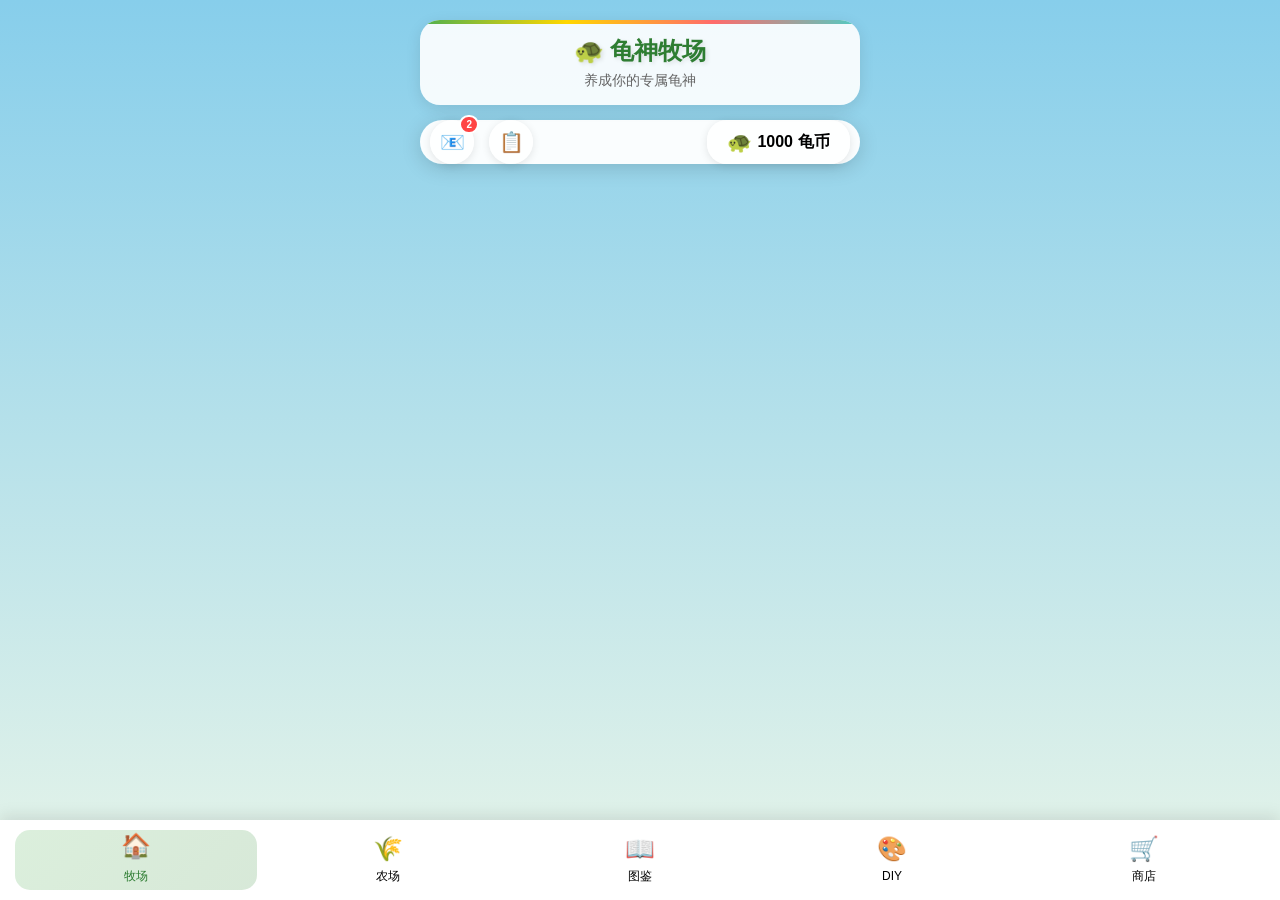
<file: turtle-raise/index.html>
<!DOCTYPE html>
<html lang="zh-CN">
<head>
    <meta charset="UTF-8">
    <meta name="viewport" content="width=device-width, initial-scale=1.0, maximum-scale=1.0, user-scalable=no">
    <title>龟神牧场</title>
    <link rel="stylesheet" href="style.css">

    <link rel="stylesheet" href="assets/illustrations.css">
    <style>
        * { margin: 0; padding: 0; box-sizing: border-box; }
        body {
            font-family: 'Microsoft YaHei', sans-serif;
            background: linear-gradient(180deg, #87CEEB 0%, #E8F5E9 100%);
            min-height: 100vh;
            overflow-x: hidden;
            padding-bottom: 80px;
        }
        .container {
            max-width: 480px;
            margin: 0 auto;
            padding: 10px;
        }
        
        /* 头部 */
        .header {
            text-align: center;
            padding: 15px;
            background: rgba(255,255,255,0.9);
            border-radius: 20px;
            margin-bottom: 15px;
            box-shadow: 0 4px 15px rgba(0,0,0,0.1);
        }
        .header h1 {
            color: #2E7D32;
            font-size: 24px;
            margin-bottom: 5px;
        }
        .turtle-name {
            color: #666;
            font-size: 14px;
        }
        
        /* 系统栏 - 邮箱+任务+货币 */
        .system-bar {
            display: flex;
            justify-content: space-between;
            align-items: center;
            margin-bottom: 15px;
            padding: 0 10px;
        }
        .system-icons {
            display: flex;
            gap: 15px;
        }
        .system-icon {
            background: rgba(255,255,255,0.9);
            padding: 10px;
            border-radius: 50%;
            cursor: pointer;
            position: relative;
            font-size: 20px;
            box-shadow: 0 2px 8px rgba(0,0,0,0.1);
        }
        .system-icon:hover {
            transform: scale(1.1);
        }
        .badge {
            position: absolute;
            top: -5px;
            right: -5px;
            background: #FF4444;
            color: white;
            font-size: 10px;
            padding: 2px 5px;
            border-radius: 10px;
            display: none;
        }
        
        /* 货币栏 - 只有龟币 */
        .currency-bar {
            display: flex;
            justify-content: center;
            gap: 20px;
            margin-bottom: 15px;
        }
        .currency-item {
            background: rgba(255,255,255,0.9);
            padding: 10px 20px;
            border-radius: 20px;
            font-weight: bold;
            display: flex;
            align-items: center;
            gap: 5px;
            box-shadow: 0 2px 8px rgba(0,0,0,0.1);
        }
        .currency-item .icon {
            font-size: 20px;
        }
        
        /* 底部导航 */
        .nav-bar {
            position: fixed;
            bottom: 0;
            left: 0;
            right: 0;
            background: white;
            display: grid;
            grid-template-columns: repeat(5, 1fr);
            padding: 10px;
            box-shadow: 0 -4px 15px rgba(0,0,0,0.1);
            z-index: 100;
        }
        .nav-item {
            text-align: center;
            padding: 5px;
            cursor: pointer;
            transition: all 0.3s;
        }
        .nav-item.active {
            color: #2E7D32;
        }
        .nav-item .icon {
            font-size: 24px;
            display: block;
            margin-bottom: 3px;
        }
        .nav-item .label {
            font-size: 12px;
        }
        
        /* 场景区域 */
        .scene {
            background: rgba(255,255,255,0.95);
            border-radius: 20px;
            padding: 20px;
            margin-bottom: 20px;
            min-height: 400px;
        }
        .scene-title {
            text-align: center;
            font-size: 18px;
            color: #2E7D32;
            margin-bottom: 20px;
            font-weight: bold;
        }
        .hidden {
            display: none !important;
        }
        
        /* 分类标签 */
        .category-tabs {
            display: flex;
            gap: 10px;
            overflow-x: auto;
            padding: 10px 0;
            margin-bottom: 15px;
        }
        .category-tab {
            background: #f0f0f0;
            border: none;
            padding: 8px 16px;
            border-radius: 20px;
            cursor: pointer;
            white-space: nowrap;
            font-size: 14px;
        }
        .category-tab.active {
            background: #4CAF50;
            color: white;
        }
        
        /* 图鉴网格 */
        .collection-grid {
            display: grid;
            grid-template-columns: repeat(4, 1fr);
            gap: 10px;
        }
        .collection-item {
            aspect-ratio: 1;
            background: rgba(200,200,200,0.3);
            border-radius: 10px;
            display: flex;
            flex-direction: column;
            justify-content: center;
            align-items: center;
            cursor: pointer;
            padding: 5px;
            position: relative;
        }
        .collection-item.unlocked {
            background: rgba(129, 199, 132, 0.3);
        }
        .collection-item .emoji {
            font-size: 32px;
        }
        .collection-item .name {
            font-size: 10px;
            margin-top: 3px;
            text-align: center;
        }
        .collection-item .price {
            font-size: 9px;
            color: #FF9800;
            margin-top: 2px;
        }
        .collection-item.locked::after {
            content: '🔒';
            position: absolute;
            top: 50%;
            left: 50%;
            transform: translate(-50%, -50%);
            font-size: 20px;
            opacity: 0.7;
        }
        
        /* 龟神占位区域 */
        .turtle-god-area {
            background: linear-gradient(135deg, #FFD700 0%, #FFA500 100%);
            border-radius: 20px;
            padding: 20px;
            margin-bottom: 20px;
            text-align: center;
            box-shadow: 0 4px 15px rgba(255, 165, 0, 0.3);
            cursor: pointer;
            transition: transform 0.3s;
        }
        .turtle-god-area:hover {
            transform: scale(1.02);
        }
        .turtle-god-emoji {
            font-size: 60px;
            margin-bottom: 10px;
            animation: float 2s ease-in-out infinite;
        }
        @keyframes float {
            0%, 100% { transform: translateY(0); }
            50% { transform: translateY(-10px); }
        }
        .turtle-god-title {
            font-size: 18px;
            font-weight: bold;
            color: #8B4513;
            margin-bottom: 5px;
        }
        .turtle-god-status {
            font-size: 14px;
            color: #666;
            margin-bottom: 10px;
        }
        .turtle-god-preview {
            background: rgba(255,255,255,0.8);
            padding: 10px;
            border-radius: 10px;
            font-size: 12px;
            color: #888;
        }
        
        /* 牧场场景 */
        .ranch-area {
            background: linear-gradient(180deg, #81C784 0%, #4CAF50 100%);
            border-radius: 20px;
            padding: 20px;
            text-align: center;
            min-height: 200px;
        }
        .animal-grid {
            display: grid;
            grid-template-columns: repeat(3, 1fr);
            gap: 10px;
            margin-top: 15px;
        }
        .animal-card {
            background: rgba(255,255,255,0.9);
            border-radius: 15px;
            padding: 10px;
            text-align: center;
            cursor: pointer;
            transition: transform 0.3s;
        }
        .animal-card:hover {
            transform: scale(1.05);
        }
        .animal-card .emoji {
            font-size: 36px;
        }
        .animal-card .name {
            font-size: 12px;
            color: #333;
        }
        
        /* 农场场景 */
        .farm-grid {
            display: grid;
            grid-template-columns: repeat(3, 1fr);
            gap: 10px;
        }
        .farm-plot {
            aspect-ratio: 1;
            background: linear-gradient(135deg, #8B4513 0%, #A0522D 100%);
            border-radius: 10px;
            display: flex;
            flex-direction: column;
            justify-content: center;
            align-items: center;
            cursor: pointer;
            border: 2px dashed #654321;
        }
        .farm-plot .crop {
            font-size: 28px;
        }
        .farm-plot .quality {
            font-size: 9px;
            margin-top: 3px;
            padding: 2px 6px;
            border-radius: 10px;
        }
        .quality-normal { background: #81C784; color: white; }
        .quality-rare { background: #FFD700; color: #333; }
        .quality-legendary { background: linear-gradient(90deg, #FF6B6B, #4ECDC4); color: white; }
        
        /* 商店样式 */
        .shop-grid {
            display: grid;
            grid-template-columns: repeat(3, 1fr);
            gap: 10px;
        }
        .shop-item {
            background: white;
            border-radius: 10px;
            padding: 10px;
            text-align: center;
            cursor: pointer;
            box-shadow: 0 2px 5px rgba(0,0,0,0.1);
        }
        .shop-item .emoji {
            font-size: 32px;
        }
        .shop-item .name {
            font-size: 11px;
            margin-top: 5px;
        }
        .shop-item .price {
            color: #FF9800;
            font-weight: bold;
            font-size: 12px;
            margin-top: 3px;
        }
        
        /* DIY场景 */
        .diy-area {
            background: linear-gradient(180deg, #E8F5E9 0%, #C8E6C9 100%);
            border-radius: 20px;
            padding: 20px;
            min-height: 250px;
        }
        .furniture-grid {
            display: grid;
            grid-template-columns: repeat(4, 1fr);
            gap: 8px;
            margin-top: 15px;
        }
        .furniture-item {
            background: white;
            border-radius: 8px;
            padding: 8px;
            text-align: center;
            cursor: pointer;
            font-size: 24px;
        }
        /* 邮箱系统 */
        .mail-list { display: flex; flex-direction: column; gap: 10px; }
        .mail-item { background: white; border-radius: 12px; padding: 15px; cursor: pointer; position: relative; box-shadow: 0 2px 5px rgba(0,0,0,0.1); }
        .mail-item.unread { border-left: 4px solid #4CAF50; background: #f1f8e9; }
        .mail-item.read { opacity: 0.8; }
        .mail-title { font-weight: bold; margin-bottom: 5px; }
        .mail-preview { font-size: 12px; color: #666; }
        .mail-date { font-size: 10px; color: #999; margin-top: 5px; }
        .mail-attachment { position: absolute; right: 15px; top: 15px; font-size: 20px; }
        /* 任务系统 */
        .task-list { display: flex; flex-direction: column; gap: 10px; }
        .task-item { background: white; border-radius: 12px; padding: 15px; display: flex; justify-content: space-between; align-items: center; box-shadow: 0 2px 5px rgba(0,0,0,0.1); }
        .task-item.completed { border-left: 4px solid #4CAF50; }
        .task-title { font-weight: bold; margin-bottom: 5px; }
        .task-desc { font-size: 12px; color: #666; }
        .task-progress { display: flex; align-items: center; gap: 10px; margin-top: 8px; }
        .progress-bar { width: 100px; height: 6px; background: #e0e0e0; border-radius: 3px; overflow: hidden; }
        .progress-fill { height: 100%; background: #4CAF50; transition: width 0.3s; }
        .task-reward { text-align: center; }
        .reward-coins { color: #FF9800; font-weight: bold; display: block; margin-bottom: 5px; }
        .task-reward button { background: #4CAF50; color: white; border: none; padding: 5px 15px; border-radius: 15px; cursor: pointer; }
    /* 插画图标样式 */
.animal-icon, .plant-icon, .furniture-icon {
    width: 48px;
    height: 48px;
    object-fit: contain;
    border-radius: 8px;
}

.turtle-god-img {
    width: 120px;
    height: 120px;
    object-fit: contain;
    animation: float 3s ease-in-out infinite;
}

@keyframes float {
    0%, 100% { transform: translateY(0); }
    50% { transform: translateY(-10px); }
}
</style>
</head>
<body>
    <!-- 加载画面 -->
    <div class="loading" id="loading">
        <div class="loading-spinner"></div>
        <div class="loading-text">加载中...</div>
    </div>
    <div class="container">
        <!-- 头部 -->
        <div class="header">
            <h1>🐢 龟神牧场</h1>
            <div class="turtle-name">养成你的专属龟神</div>
        </div>
        
        <!-- 系统栏 - 邮箱+任务+货币 -->
        <div class="system-bar">
            <div class="system-icons">
                <div class="system-icon" onclick="showScene('mail')" title="邮箱">
                    📧
                    <span class="badge" id="mail-badge">0</span>
                </div>
                <div class="system-icon" onclick="showScene('task')" title="任务">
                    📋
                    <span class="badge" id="task-badge">0</span>
                </div>
            </div>
            <div class="currency-item">
                <span class="icon">🐢</span>
                <span id="coin-count">1000</span> 龟币
            </div>
        </div>
        
        <!-- 牧场场景 -->
        <div class="scene" id="scene-ranch">
            <div class="scene-title">🏠 我的牧场</div>
            
            <!-- 龟神占位区域 -->
            <div class="turtle-god-area" onclick="showTurtleGodInfo()">
                <img src="assets/illustrations/turtle-god/turtle-god-main.png" class="turtle-god-img" alt="龟神">
                <div class="turtle-god-title">龟神</div>
                <div class="turtle-god-status">"我正在准备行囊..."</div>
                <div class="turtle-god-preview">
                    🔮 即将解锁云游系统
                </div>
            </div>
            
            <div class="ranch-area">
                <div class="animal-grid" id="ranch-animals">
                    <!-- 动态加载已解锁的动物 -->
                </div>
            </div>
        </div>
        
        <!-- 农场场景 -->
        <div class="scene hidden" id="scene-farm">
            <div class="scene-title">🌾 我的农场</div>
            <div class="category-tabs">
                <button class="category-tab active" onclick="showPlantCategory('vegetables')">🥕 蔬菜</button>
                <button class="category-tab" onclick="showPlantCategory('fruits')">🍎 水果</button>
                <button class="category-tab" onclick="showPlantCategory('flowers')">🌸 花卉</button>
                <button class="category-tab" onclick="showPlantCategory('herbs')">🌿 草药</button>
            </div>
            <div class="farm-grid" id="farm-grid">
                <!-- 动态加载植物 -->
            </div>
        </div>
        
        <!-- 图鉴场景 -->
        <div class="scene hidden" id="scene-collection">
            <div class="scene-title">📖 动物图鉴</div>
            <div class="category-tabs">
                <button class="category-tab active" onclick="showAnimalCategory('dogs')">🐕 犬类</button>
                <button class="category-tab" onclick="showAnimalCategory('cats')">🐈 猫类</button>
                <button class="category-tab" onclick="showAnimalCategory('birds')">🐦 鸟类</button>
                <button class="category-tab" onclick="showAnimalCategory('reptiles')">🦎 爬行类</button>
                <button class="category-tab" onclick="showAnimalCategory('rodents')">🐹 啮齿类</button>
            </div>
            <div class="collection-grid" id="collection-grid">
                <!-- 动态加载动物 -->
            </div>
        </div>
        
        <!-- DIY场景 -->
        <div class="scene hidden" id="scene-diy">
            <div class="scene-title">🎨 DIY牧场</div>
            <div class="category-tabs">
                <button class="category-tab active" onclick="showFurnitureCategory('seats')">🪑 座椅</button>
                <button class="category-tab" onclick="showFurnitureCategory('decorations')">🌳 装饰</button>
                <button class="category-tab" onclick="showFurnitureCategory('themes')">🏮 主题</button>
            </div>
            <div class="diy-area">
                <p style="text-align: center; color: #666; margin-bottom: 10px;">点击家具购买并装饰牧场</p>
                <div class="furniture-grid" id="furniture-grid">
                    <!-- 动态加载家具 -->
                </div>
            </div>
        </div>
        
        <!-- 商店场景 -->
        <div class="scene hidden" id="scene-shop">
            <div class="scene-title">🛒 商店</div>
            <div class="category-tabs">
                <button class="category-tab active" onclick="showShopCategory('animals')">🐾 动物</button>
                <button class="category-tab" onclick="showShopCategory('plants')">🌱 植物</button>
                <button class="category-tab" onclick="showShopCategory('furniture')">🪑 家具</button>
            </div>
            <div class="shop-grid" id="shop-grid">
                <!-- 动态加载商店商品 -->
            </div>
        </div>
        
        <!-- 邮箱场景 -->
        <div class="scene hidden" id="scene-mail">
            <div class="scene-title">📧 邮箱</div>
            <div class="mail-list" id="mail-list">
                <!-- 动态加载邮件 -->
            </div>
        </div>
        
        <!-- 任务场景 -->
        <div class="scene hidden" id="scene-task">
            <div class="scene-title">📋 任务</div>
            <div class="task-list" id="task-list">
                <!-- 动态加载任务 -->
            </div>
        </div>
    </div>
    
    <!-- 底部导航栏 -->
    <div class="nav-bar">
        <div class="nav-item active" onclick="showScene('ranch')">
            <span class="icon">🏠</span>
            <span class="label">牧场</span>
        </div>
        <div class="nav-item" onclick="showScene('farm')">
            <span class="icon">🌾</span>
            <span class="label">农场</span>
        </div>
        <div class="nav-item" onclick="showScene('collection')">
            <span class="icon">📖</span>
            <span class="label">图鉴</span>
        </div>
        <div class="nav-item" onclick="showScene('diy')">
            <span class="icon">🎨</span>
            <span class="label">DIY</span>
        </div>
        <div class="nav-item" onclick="showScene('shop')">
            <span class="icon">🛒</span>
            <span class="label">商店</span>
        </div>
    </div>
    
    <script src="collection_data.js">// 弹窗函数
        function showModal(title, text) {
            document.getElementById('modal-title').textContent = title;
            document.getElementById('modal-text').textContent = text;
            document.getElementById('modal').classList.add('show');
        }
        
        function closeModal() {
            document.getElementById('modal').classList.remove('show');
        }
        
        // 替换alert为自定义弹窗
        window.alert = function(text) {
            showModal('提示', text);
        };
    </script>
    <script src="storage.js">// 弹窗函数
        function showModal(title, text) {
            document.getElementById('modal-title').textContent = title;
            document.getElementById('modal-text').textContent = text;
            document.getElementById('modal').classList.add('show');
        }
        
        function closeModal() {
            document.getElementById('modal').classList.remove('show');
        }
        
        // 替换alert为自定义弹窗
        window.alert = function(text) {
            showModal('提示', text);
        };
    </script>
    <script src="currency.js">// 弹窗函数
        function showModal(title, text) {
            document.getElementById('modal-title').textContent = title;
            document.getElementById('modal-text').textContent = text;
            document.getElementById('modal').classList.add('show');
        }
        
        function closeModal() {
            document.getElementById('modal').classList.remove('show');
        }
        
        // 替换alert为自定义弹窗
        window.alert = function(text) {
            showModal('提示', text);
        };
    </script>
    <script src="mail_system.js">// 弹窗函数
        function showModal(title, text) {
            document.getElementById('modal-title').textContent = title;
            document.getElementById('modal-text').textContent = text;
            document.getElementById('modal').classList.add('show');
        }
        
        function closeModal() {
            document.getElementById('modal').classList.remove('show');
        }
        
        // 替换alert为自定义弹窗
        window.alert = function(text) {
            showModal('提示', text);
        };
    </script>
    <script src="task_system.js">// 弹窗函数
        function showModal(title, text) {
            document.getElementById('modal-title').textContent = title;
            document.getElementById('modal-text').textContent = text;
            document.getElementById('modal').classList.add('show');
        }
        
        function closeModal() {
            document.getElementById('modal').classList.remove('show');
        }
        
        // 替换alert为自定义弹窗
        window.alert = function(text) {
            showModal('提示', text);
        };
    </script>
    <script src="turtle_god_system.js">// 弹窗函数
        function showModal(title, text) {
            document.getElementById('modal-title').textContent = title;
            document.getElementById('modal-text').textContent = text;
            document.getElementById('modal').classList.add('show');
        }
        
        function closeModal() {
            document.getElementById('modal').classList.remove('show');
        }
        
        // 替换alert为自定义弹窗
        window.alert = function(text) {
            showModal('提示', text);
        };
    </script>
    <script src="marriage_system.js">// 弹窗函数
        function showModal(title, text) {
            document.getElementById('modal-title').textContent = title;
            document.getElementById('modal-text').textContent = text;
            document.getElementById('modal').classList.add('show');
        }
        
        function closeModal() {
            document.getElementById('modal').classList.remove('show');
        }
        
        // 替换alert为自定义弹窗
        window.alert = function(text) {
            showModal('提示', text);
        };
    </script>
    <script src="race_system.js">// 弹窗函数
        function showModal(title, text) {
            document.getElementById('modal-title').textContent = title;
            document.getElementById('modal-text').textContent = text;
            document.getElementById('modal').classList.add('show');
        }
        
        function closeModal() {
            document.getElementById('modal').classList.remove('show');
        }
        
        // 替换alert为自定义弹窗
        window.alert = function(text) {
            showModal('提示', text);
        };
    </script>
    <script src="season_system.js">// 弹窗函数
        function showModal(title, text) {
            document.getElementById('modal-title').textContent = title;
            document.getElementById('modal-text').textContent = text;
            document.getElementById('modal').classList.add('show');
        }
        
        function closeModal() {
            document.getElementById('modal').classList.remove('show');
        }
        
        // 替换alert为自定义弹窗
        window.alert = function(text) {
            showModal('提示', text);
        };
    </script>
    
    <script>
        // 当前选中的分类
        let currentAnimalCategory = 'dogs';
        let currentPlantCategory = 'vegetables';
        let currentFurnitureCategory = 'seats';
        let currentShopCategory = 'animals';
        
        // 切换场景
        // 显示龟神信息
        function showTurtleGodInfo() {
            alert("🐢 龟神系统即将解锁！\n\n即将推出：\n• 龟神出门云游\n• 带回稀有礼物\n• 云游日记记录\n• 书信互动\n\n敬请期待！");
        }
        function showScene(scene) {
            document.querySelectorAll('.scene').forEach(s => s.classList.add('hidden'));
            document.querySelectorAll('.nav-item').forEach(n => n.classList.remove('active'));
            
            // 如果是邮箱或任务场景，不需要设置nav-item active
            if (scene !== 'mail' && scene !== 'task') {
                event.currentTarget.classList.add('active');
            }
            
            document.getElementById('scene-' + scene).classList.remove('hidden');
            
            // 初始化场景内容
            if (scene === 'collection') renderAnimalCollection();
            if (scene === 'farm') renderPlantFarm();
            if (scene === 'diy') renderFurnitureDIY();
            if (scene === 'shop') renderShop();
            if (scene === 'ranch') renderRanch();
            if (scene === 'mail') mailSystem.renderMailList();
            if (scene === 'task') taskSystem.renderTaskList();
        }
        
        // 渲染牧场
        function renderRanch() {
            const container = document.getElementById('ranch-animals');
            container.innerHTML = '';
            
            // 显示已解锁的动物
            Object.values(COLLECTION_DATA.animals).forEach(category => {
                category.items.forEach(item => {
                    if (item.unlocked) {
                        container.innerHTML += `
                            <div class="animal-card" onclick="interactAnimal('${item.id}')">
                                <div class="emoji">${item.emoji}</div>
                                <div class="name">${item.name}</div>
                            </div>
                        `;
                    }
                });
            });
        }
        
        // 渲染动物图鉴
        function renderAnimalCollection() {
            const category = COLLECTION_DATA.animals[currentAnimalCategory];
            const container = document.getElementById('collection-grid');
            container.innerHTML = '';
            
            category.items.forEach(item => {
                const lockedClass = item.unlocked ? 'unlocked' : 'locked';
                // 图鉴只显示收集状态，不显示价格
                
                container.innerHTML += `
                    <div class="collection-item ${lockedClass}">
                        <span class="emoji">${item.emoji}</span>
                        <span class="name">${item.name}</span>
                    </div>
                `;
            });
        }
        
        // 渲染植物农场
        function renderPlantFarm() {
            const category = COLLECTION_DATA.plants[currentPlantCategory];
            const container = document.getElementById('farm-grid');
            container.innerHTML = '';
            
            category.items.slice(0, 9).forEach(item => {
                container.innerHTML += `
                    <div class="farm-plot" onclick="plantCrop('${item.id}')">
                        <span class="crop">${item.emoji}</span>
                        <span class="quality quality-normal">${item.name}</span>
                    </div>
                `;
            });
        }
        
        // 渲染家具DIY
        function renderFurnitureDIY() {
            const category = COLLECTION_DATA.furniture[currentFurnitureCategory];
            const container = document.getElementById('furniture-grid');
            container.innerHTML = '';
            
            category.items.forEach(item => {
                // DIY场景只显示家具，不显示价格
                container.innerHTML += `
                    <div class="furniture-item">
                        <div>${item.emoji}</div>
                        <div style="font-size: 10px; margin-top: 5px;">${item.name}</div>
                    </div>
                `;
            });
        }
        
        // 渲染商店
        function renderShop() {
            const container = document.getElementById('shop-grid');
            container.innerHTML = '';
            
            if (currentShopCategory === 'animals') {
                Object.values(COLLECTION_DATA.animals).forEach(category => {
                    category.items.forEach(item => {
                        if (!item.unlocked) {
                            container.innerHTML += `
                                <div class="shop-item" onclick="buyAnimal('${item.id}', ${item.price})">
                                    <div class="emoji">${item.emoji}</div>
                                    <div class="name">${item.name}</div>
                                    <div class="price">🐢 ${item.price}</div>
                                </div>
                            `;
                        }
                    });
                });
            } else if (currentShopCategory === 'plants') {
                // 商店显示植物价格
                Object.values(COLLECTION_DATA.plants).forEach(category => {
                    category.items.forEach(item => {
                        container.innerHTML += `
                            <div class="shop-item" onclick="plantCrop('${item.id}')">
                                <div class="emoji">${item.emoji}</div>
                                <div class="name">${item.name}</div>
                                <div class="price">🐢 ${item.price}</div>
                            </div>
                        `;
                    });
                });
            } else if (currentShopCategory === 'furniture') {
                // 商店显示家具价格
                Object.values(COLLECTION_DATA.furniture).forEach(category => {
                    category.items.forEach(item => {
                        container.innerHTML += `
                            <div class="shop-item" onclick="buyFurniture('${item.id}', ${item.price})">
                                <div class="emoji">${item.emoji}</div>
                                <div class="name">${item.name}</div>
                                <div class="price">🐢 ${item.price}</div>
                            </div>
                        `;
                    });
                });
            }
        }
        
        // 切换动物分类
        function showAnimalCategory(category) {
            currentAnimalCategory = category;
            document.querySelectorAll('#scene-collection .category-tab').forEach(tab => tab.classList.remove('active'));
            event.target.classList.add('active');
            renderAnimalCollection();
        }
        
        // 切换植物分类
        function showPlantCategory(category) {
            currentPlantCategory = category;
            document.querySelectorAll('#scene-farm .category-tab').forEach(tab => tab.classList.remove('active'));
            event.target.classList.add('active');
            renderPlantFarm();
        }
        
        // 切换家具分类
        function showFurnitureCategory(category) {
            currentFurnitureCategory = category;
            document.querySelectorAll('#scene-diy .category-tab').forEach(tab => tab.classList.remove('active'));
            event.target.classList.add('active');
            renderFurnitureDIY();
        }
        
        // 切换商店分类
        function showShopCategory(category) {
            currentShopCategory = category;
            document.querySelectorAll('#scene-shop .category-tab').forEach(tab => tab.classList.remove('active'));
            event.target.classList.add('active');
            renderShop();
        }
        
        // 购买动物
        function buyAnimal(id, price) {
            if (currency.spendCoins(price)) {
                // 解锁动物
                Object.values(COLLECTION_DATA.animals).forEach(category => {
                    const item = category.items.find(i => i.id === id);
                    if (item) item.unlocked = true;
                });
                alert('购买成功！');
                
                // 更新任务进度
                taskSystem.updateProgress('buy_animal');
                
                renderAnimalCollection();
                renderRanch();
            }
        }
        
        // 购买家具
        function buyFurniture(id, price) {
            if (currency.spendCoins(price)) {
                alert('家具购买成功！');
            }
        }
        
        // 种植作物
        function plantCrop(id) {
            alert('开始种植！');
            
            // 更新任务进度
            taskSystem.updateProgress('plant');
        }
        
        // 与动物互动
        function interactAnimal(id) {
            currency.addCoins(10);
            alert('互动成功！获得10龟币！');
            
            // 更新任务进度
            taskSystem.updateProgress('interact');
        }
        
        // 初始化
        document.addEventListener('DOMContentLoaded', async () => {
            // 加载完成后隐藏加载画面
            setTimeout(() => {
                document.getElementById('loading').classList.add('hide');
            }, 1000);
            // 初始化系统
            await gameStorage.init();
            await currency.init();
            await mailSystem.init();
            await taskSystem.init();
            
            renderRanch();
        });
    // 弹窗函数
        function showModal(title, text) {
            document.getElementById('modal-title').textContent = title;
            document.getElementById('modal-text').textContent = text;
            document.getElementById('modal').classList.add('show');
        }
        
        function closeModal() {
            document.getElementById('modal').classList.remove('show');
        }
        
        // 替换alert为自定义弹窗
        window.alert = function(text) {
            showModal('提示', text);
        };
    </script>

    <!-- 弹窗 -->
    <div class="modal" id="modal">
        <div class="modal-content">
            <div class="modal-title" id="modal-title">提示</div>
            <div class="modal-text" id="modal-text">内容</div>
            <button class="modal-btn" onclick="closeModal()">确定</button>
        </div>
    </div>
</body>
</html>
</file>
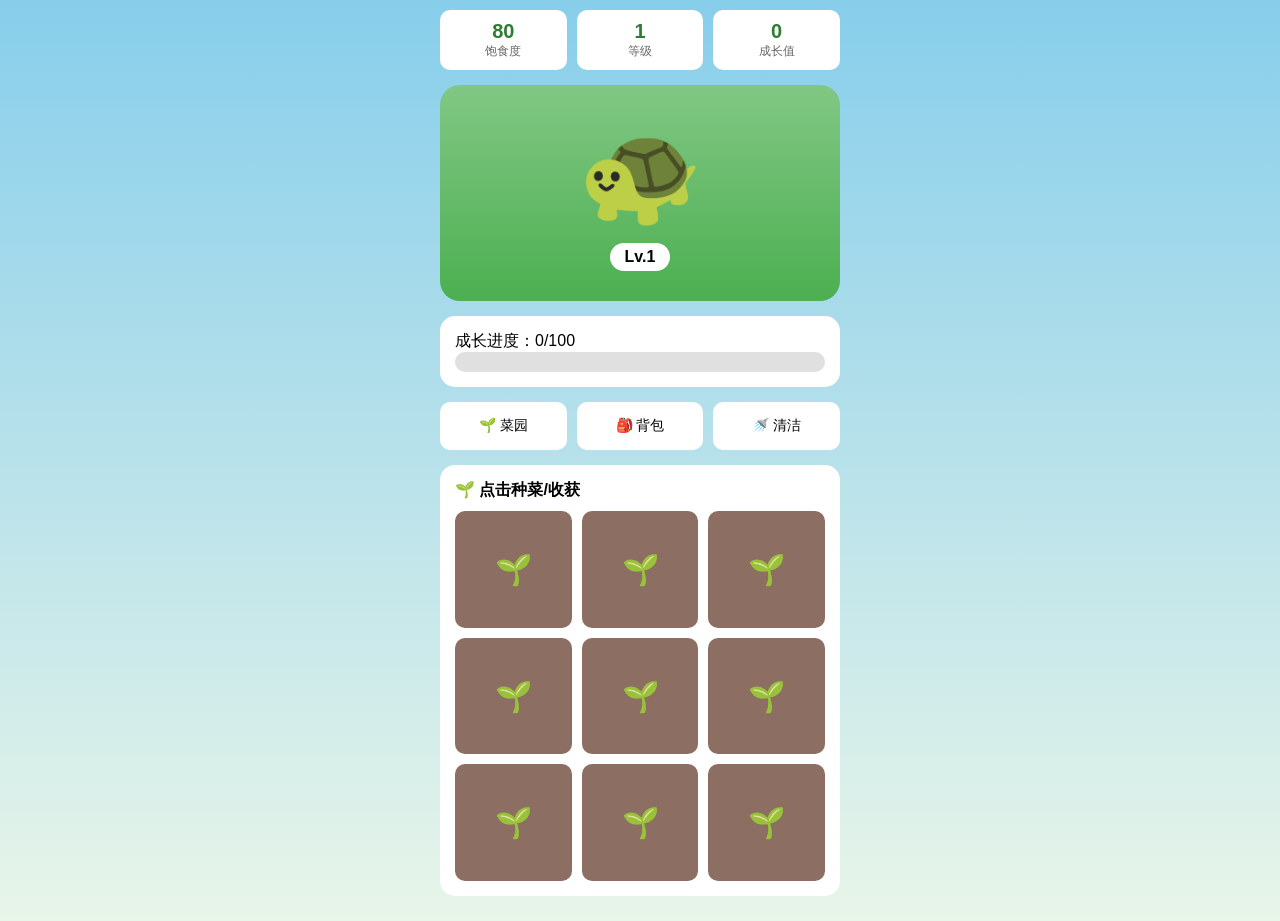
<file: turtle-raise/mvp.html>
<!DOCTYPE html>
<html lang="zh-CN">
<head>
    <meta charset="UTF-8">
    <meta name="viewport" content="width=device-width, initial-scale=1.0">
    <title>M78陆龟养成 - MVP</title>
    <style>
        * { margin: 0; padding: 0; box-sizing: border-box; }
        body {
            font-family: 'Microsoft YaHei', sans-serif;
            background: linear-gradient(180deg, #87CEEB 0%, #E8F5E9 100%);
            min-height: 100vh;
            padding: 10px;
        }
        .container { max-width: 400px; margin: 0 auto; }
        
        /* 状态栏 */
        .stats {
            display: grid;
            grid-template-columns: repeat(3, 1fr);
            gap: 10px;
            margin-bottom: 15px;
        }
        .stat-box {
            background: white;
            padding: 10px;
            border-radius: 10px;
            text-align: center;
        }
        .stat-value { font-size: 20px; font-weight: bold; color: #2E7D32; }
        .stat-label { font-size: 12px; color: #666; }
        
        /* 龟龟区域 */
        .turtle-area {
            background: linear-gradient(180deg, #81C784 0%, #4CAF50 100%);
            border-radius: 20px;
            padding: 30px;
            text-align: center;
            margin-bottom: 15px;
        }
        .turtle {
            font-size: 100px;
            cursor: pointer;
            transition: transform 0.3s;
        }
        .turtle:active { transform: scale(1.1); }
        .level-badge {
            background: white;
            padding: 5px 15px;
            border-radius: 15px;
            display: inline-block;
            margin-top: 10px;
            font-weight: bold;
        }
        
        /* 成长进度 */
        .growth-bar {
            background: white;
            padding: 15px;
            border-radius: 15px;
            margin-bottom: 15px;
        }
        .progress {
            width: 100%;
            height: 20px;
            background: #e0e0e0;
            border-radius: 10px;
            overflow: hidden;
        }
        .progress-fill {
            height: 100%;
            background: linear-gradient(90deg, #FF9800, #FFC107);
            transition: width 0.3s;
        }
        
        /* 操作按钮 */
        .actions {
            display: grid;
            grid-template-columns: repeat(3, 1fr);
            gap: 10px;
            margin-bottom: 15px;
        }
        .btn {
            background: white;
            border: none;
            padding: 15px;
            border-radius: 10px;
            cursor: pointer;
            font-size: 14px;
        }
        .btn:active { background: #f0f0f0; }
        
        /* 菜园 */
        .garden {
            background: white;
            padding: 15px;
            border-radius: 15px;
            margin-bottom: 15px;
        }
        .garden-grid {
            display: grid;
            grid-template-columns: repeat(3, 1fr);
            gap: 10px;
        }
        .plot {
            aspect-ratio: 1;
            background: #8D6E63;
            border-radius: 10px;
            display: flex;
            align-items: center;
            justify-content: center;
            font-size: 30px;
            cursor: pointer;
        }
        .plot.planted { background: #66BB6A; }
        .plot.ready { background: #FFB74D; }
        
        /* 背包 */
        .inventory {
            background: white;
            padding: 15px;
            border-radius: 15px;
        }
        .item {
            display: inline-flex;
            align-items: center;
            gap: 5px;
            background: #f5f5f5;
            padding: 8px 15px;
            border-radius: 20px;
            margin: 5px;
            cursor: pointer;
        }
        .count {
            background: #4CAF50;
            color: white;
            padding: 2px 8px;
            border-radius: 10px;
            font-size: 12px;
        }
    </style>
</head>
<body>
    <div class="container">
        <!-- 状态 -->
        <div class="stats">
            <div class="stat-box">
                <div class="stat-value" id="hunger">80</div>
                <div class="stat-label">饱食度</div>
            </div>
            <div class="stat-box">
                <div class="stat-value" id="level">1</div>
                <div class="stat-label">等级</div>
            </div>
            <div class="stat-box">
                <div class="stat-value" id="growth">0</div>
                <div class="stat-label">成长值</div>
            </div>
        </div>
        
        <!-- 龟龟 -->
        <div class="turtle-area">
            <div class="turtle" onclick="pet()">🐢</div>
            <div class="level-badge">Lv.<span id="levelBadge">1</span></div>
        </div>
        
        <!-- 成长进度 -->
        <div class="growth-bar">
            <div>成长进度：<span id="growthText">0/100</span></div>
            <div class="progress">
                <div class="progress-fill" id="progressFill" style="width:0%"></div>
            </div>
        </div>
        
        <!-- 操作 -->
        <div class="actions">
            <button class="btn" onclick="showGarden()">🌱 菜园</button>
            <button class="btn" onclick="showInventory()">🎒 背包</button>
            <button class="btn" onclick="clean()">🚿 清洁</button>
        </div>
        
        <!-- 菜园 -->
        <div class="garden" id="gardenSection">
            <div style="margin-bottom:10px;font-weight:bold;">🌱 点击种菜/收获</div>
            <div class="garden-grid" id="garden"></div>
        </div>
        
        <!-- 背包 -->
        <div class="inventory" id="inventorySection" style="display:none">
            <div style="margin-bottom:10px;font-weight:bold;">🎒 点击喂食</div>
            <div id="inventory"></div>
        </div>
    </div>

    <script>
        // 游戏数据 - 自动从localStorage读取
        let game = JSON.parse(localStorage.getItem('turtleGame')) || {
            hunger: 80,
            level: 1,
            growth: 0,
            maxGrowth: 100,
            inventory: { lettuce: 0, carrot: 0, tomato: 0 },
            garden: Array(9).fill(null)
        };
        
        const foods = {
            lettuce: { icon: '🥬', name: '生菜', value: 15, growth: 10 },
            carrot: { icon: '🥕', name: '胡萝卜', value: 25, growth: 15 },
            tomato: { icon: '🍅', name: '西红柿', value: 35, growth: 20 }
        };
        
        // 保存游戏
        function save() {
            localStorage.setItem('turtleGame', JSON.stringify(game));
            updateUI();
        }
        
        // 初始化菜园
        function initGarden() {
            const grid = document.getElementById('garden');
            grid.innerHTML = '';
            game.garden.forEach((plot, i) => {
                const div = document.createElement('div');
                div.className = 'plot';
                div.onclick = () => clickPlot(i);
                
                if (!plot) {
                    div.textContent = '🌱';
                } else if (plot.ready) {
                    div.className = 'plot ready';
                    div.textContent = foods[plot.type].icon;
                } else {
                    div.className = 'plot planted';
                    div.textContent = '⏳';
                }
                
                grid.appendChild(div);
            });
        }
        
        // 点击菜地
        function clickPlot(index) {
            const plot = game.garden[index];
            
            if (!plot) {
                // 种菜
                const types = Object.keys(foods);
                const type = types[Math.floor(Math.random() * types.length)];
                game.garden[index] = {
                    type: type,
                    plantTime: Date.now(),
                    ready: false
                };
                setTimeout(() => {
                    game.garden[index].ready = true;
                    save();
                    initGarden();
                }, 5000); // 5秒成熟
            } else if (plot.ready) {
                // 收获
                game.inventory[plot.type]++;
                game.garden[index] = null;
            }
            
            save();
            initGarden();
        }
        
        // 显示菜园
        function showGarden() {
            document.getElementById('gardenSection').style.display = 'block';
            document.getElementById('inventorySection').style.display = 'none';
            initGarden();
        }
        
        // 显示背包
        function showInventory() {
            document.getElementById('gardenSection').style.display = 'none';
            document.getElementById('inventorySection').style.display = 'block';
            
            const inv = document.getElementById('inventory');
            inv.innerHTML = '';
            
            Object.entries(game.inventory).forEach(([type, count]) => {
                if (count > 0) {
                    const item = document.createElement('div');
                    item.className = 'item';
                    item.onclick = () => feed(type);
                    item.innerHTML = `
                        <span>${foods[type].icon} ${foods[type].name}</span>
                        <span class="count">${count}</span>
                    `;
                    inv.appendChild(item);
                }
            });
            
            if (inv.innerHTML === '') {
                inv.innerHTML = '<div style="color:#999">背包为空，去菜园种菜吧！</div>';
            }
        }
        
        // 喂食
        function feed(type) {
            if (game.inventory[type] <= 0) return;
            
            game.inventory[type]--;
            game.hunger = Math.min(100, game.hunger + foods[type].value);
            game.growth = Math.min(game.maxGrowth, game.growth + foods[type].growth);
            
            // 升级检查
            if (game.growth >= game.maxGrowth) {
                game.level++;
                game.growth = 0;
                game.maxGrowth = game.level * 100;
                alert(`🎉 恭喜！龟龟升到了 Lv.${game.level}！`);
            }
            
            save();
            showInventory();
        }
        
        // 清洁
        function clean() {
            alert('🚿 龟龟变干净了！（MVP版功能）');
        }
        
        // 抚摸
        function pet() {
            game.hunger = Math.max(0, game.hunger - 5);
            save();
        }
        
        // 自然消耗
        setInterval(() => {
            game.hunger = Math.max(0, game.hunger - 2);
            save();
        }, 10000);
        
        // 更新UI
        function updateUI() {
            document.getElementById('hunger').textContent = Math.floor(game.hunger);
            document.getElementById('level').textContent = game.level;
            document.getElementById('growth').textContent = Math.floor(game.growth);
            document.getElementById('levelBadge').textContent = game.level;
            document.getElementById('growthText').textContent = `${Math.floor(game.growth)}/${game.maxGrowth}`;
            document.getElementById('progressFill').style.width = (game.growth / game.maxGrowth * 100) + '%';
        }
        
        // 初始化
        showGarden();
        updateUI();
    </script>
</body>
</html>
</file>
<file: turtle-raise/style.css>
/* 龟神牧场 v5.0 - 上线测试版 UI样式 */

:root {
    --primary: #4CAF50;
    --primary-dark: #388E3C;
    --secondary: #FFD700;
    --background: linear-gradient(180deg, #87CEEB 0%, #E8F5E9 100%);
    --card-bg: rgba(255, 255, 255, 0.95);
    --shadow: 0 4px 20px rgba(0, 0, 0, 0.15);
    --radius: 20px;
    --font: 'Microsoft YaHei', -apple-system, BlinkMacSystemFont, sans-serif;
}

* {
    margin: 0;
    padding: 0;
    box-sizing: border-box;
    -webkit-tap-highlight-color: transparent;
}

body {
    font-family: var(--font);
    background: var(--background);
    min-height: 100vh;
    padding-bottom: 90px;
    overflow-x: hidden;
}

/* 头部 */
.header {
    background: var(--card-bg);
    margin: 10px;
    padding: 20px;
    border-radius: var(--radius);
    box-shadow: var(--shadow);
    text-align: center;
    position: relative;
    overflow: hidden;
}

.header::before {
    content: '';
    position: absolute;
    top: 0;
    left: 0;
    right: 0;
    height: 4px;
    background: linear-gradient(90deg, #4CAF50, #FFD700, #FF6B6B, #4ECDC4);
}

.header h1 {
    color: var(--primary-dark);
    font-size: 28px;
    font-weight: bold;
    margin-bottom: 8px;
    text-shadow: 2px 2px 4px rgba(0,0,0,0.1);
}

.header .subtitle {
    color: #666;
    font-size: 14px;
}

/* 系统栏 */
.system-bar {
    display: flex;
    justify-content: space-between;
    align-items: center;
    margin: 10px;
    padding: 12px 15px;
    background: var(--card-bg);
    border-radius: 50px;
    box-shadow: var(--shadow);
}

.system-icons {
    display: flex;
    gap: 12px;
}

.system-icon {
    width: 44px;
    height: 44px;
    background: linear-gradient(135deg, #667eea 0%, #764ba2 100%);
    border-radius: 50%;
    display: flex;
    align-items: center;
    justify-content: center;
    font-size: 22px;
    cursor: pointer;
    position: relative;
    transition: transform 0.3s, box-shadow 0.3s;
    box-shadow: 0 4px 15px rgba(102, 126, 234, 0.4);
}

.system-icon:hover {
    transform: translateY(-3px) scale(1.1);
    box-shadow: 0 6px 20px rgba(102, 126, 234, 0.6);
}

.system-icon:active {
    transform: scale(0.95);
}

.badge {
    position: absolute;
    top: -5px;
    right: -5px;
    background: #FF4444;
    color: white;
    font-size: 11px;
    font-weight: bold;
    padding: 3px 7px;
    border-radius: 10px;
    border: 2px solid white;
    display: none;
}

.badge.show {
    display: block;
    animation: pulse 2s infinite;
}

@keyframes pulse {
    0%, 100% { transform: scale(1); }
    50% { transform: scale(1.1); }
}

/* 货币显示 */
.currency-display {
    display: flex;
    align-items: center;
    gap: 8px;
    background: linear-gradient(135deg, #FFD700 0%, #FFA500 100%);
    padding: 10px 20px;
    border-radius: 25px;
    font-weight: bold;
    color: #333;
    box-shadow: 0 4px 15px rgba(255, 215, 0, 0.4);
}

.currency-display .icon {
    font-size: 24px;
}

.currency-display .amount {
    font-size: 20px;
}

/* 场景容器 */
.scene-container {
    margin: 10px;
    background: var(--card-bg);
    border-radius: var(--radius);
    box-shadow: var(--shadow);
    min-height: calc(100vh - 280px);
    overflow: hidden;
}

.scene {
    display: none;
    padding: 20px;
    animation: fadeIn 0.3s ease;
}

.scene.active {
    display: block;
}

@keyframes fadeIn {
    from { opacity: 0; transform: translateY(10px); }
    to { opacity: 1; transform: translateY(0); }
}

.scene-title {
    font-size: 22px;
    font-weight: bold;
    color: var(--primary-dark);
    text-align: center;
    margin-bottom: 20px;
    padding-bottom: 15px;
    border-bottom: 2px solid #e0e0e0;
}

/* 龟神区域 */
.turtle-god-section {
    background: linear-gradient(135deg, #FFD700 0%, #FFA500 50%, #FF6B6B 100%);
    border-radius: var(--radius);
    padding: 25px;
    margin-bottom: 20px;
    text-align: center;
    position: relative;
    overflow: hidden;
    box-shadow: 0 8px 30px rgba(255, 107, 107, 0.3);
}

.turtle-god-section::before {
    content: '✨';
    position: absolute;
    top: 10px;
    left: 10px;
    font-size: 24px;
    animation: sparkle 2s infinite;
}

.turtle-god-section::after {
    content: '✨';
    position: absolute;
    top: 10px;
    right: 10px;
    font-size: 24px;
    animation: sparkle 2s infinite 1s;
}

@keyframes sparkle {
    0%, 100% { opacity: 0.5; transform: scale(1); }
    50% { opacity: 1; transform: scale(1.2); }
}

.turtle-god-avatar {
    font-size: 80px;
    margin-bottom: 15px;
    animation: float 3s ease-in-out infinite;
    filter: drop-shadow(0 10px 20px rgba(0,0,0,0.2));
}

@keyframes float {
    0%, 100% { transform: translateY(0); }
    50% { transform: translateY(-15px); }
}

.turtle-god-title {
    font-size: 24px;
    font-weight: bold;
    color: #fff;
    text-shadow: 2px 2px 4px rgba(0,0,0,0.3);
    margin-bottom: 8px;
}

.turtle-god-status {
    font-size: 14px;
    color: rgba(255,255,255,0.9);
    margin-bottom: 15px;
}

.turtle-god-btn {
    background: white;
    color: #FF6B6B;
    border: none;
    padding: 12px 30px;
    border-radius: 25px;
    font-weight: bold;
    cursor: pointer;
    transition: all 0.3s;
    box-shadow: 0 4px 15px rgba(0,0,0,0.2);
}

.turtle-god-btn:hover {
    transform: translateY(-2px);
    box-shadow: 0 6px 20px rgba(0,0,0,0.3);
}

/* 动物卡片 */
.animal-grid {
    display: grid;
    grid-template-columns: repeat(3, 1fr);
    gap: 15px;
}

.animal-card {
    background: linear-gradient(135deg, #f5f7fa 0%, #c3cfe2 100%);
    border-radius: 15px;
    padding: 15px 10px;
    text-align: center;
    cursor: pointer;
    transition: all 0.3s;
    border: 3px solid transparent;
    position: relative;
    overflow: hidden;
}

.animal-card::before {
    content: '';
    position: absolute;
    top: 0;
    left: 0;
    right: 0;
    bottom: 0;
    background: linear-gradient(135deg, rgba(255,255,255,0.3) 0%, transparent 100%);
    pointer-events: none;
}

.animal-card:hover {
    transform: translateY(-5px) scale(1.05);
    border-color: var(--primary);
    box-shadow: 0 10px 30px rgba(76, 175, 80, 0.3);
}

.animal-card .emoji {
    font-size: 50px;
    margin-bottom: 8px;
    display: block;
    animation: bounce 2s infinite;
}

@keyframes bounce {
    0%, 100% { transform: translateY(0); }
    50% { transform: translateY(-5px); }
}

.animal-card .name {
    font-weight: bold;
    color: #333;
    font-size: 14px;
}

/* 农场网格 */
.farm-grid {
    display: grid;
    grid-template-columns: repeat(3, 1fr);
    gap: 12px;
}

.farm-plot {
    aspect-ratio: 1;
    background: linear-gradient(135deg, #8B4513 0%, #A0522D 100%);
    border-radius: 15px;
    display: flex;
    flex-direction: column;
    justify-content: center;
    align-items: center;
    cursor: pointer;
    position: relative;
    overflow: hidden;
    box-shadow: inset 0 4px 10px rgba(0,0,0,0.3), 0 4px 10px rgba(0,0,0,0.2);
    transition: all 0.3s;
}

.farm-plot::before {
    content: '';
    position: absolute;
    top: 5px;
    left: 5px;
    right: 5px;
    bottom: 5px;
    border: 2px dashed rgba(255,255,255,0.3);
    border-radius: 10px;
}

.farm-plot:hover {
    transform: scale(1.05);
    box-shadow: inset 0 4px 10px rgba(0,0,0,0.3), 0 8px 20px rgba(0,0,0,0.3);
}

.farm-plot .crop {
    font-size: 40px;
    z-index: 1;
}

.farm-plot .quality {
    font-size: 10px;
    padding: 4px 10px;
    border-radius: 10px;
    margin-top: 5px;
    font-weight: bold;
    z-index: 1;
}

.quality-normal { background: #81C784; color: white; }
.quality-rare { background: #FFD700; color: #333; }
.quality-legendary { background: linear-gradient(90deg, #FF6B6B, #4ECDC4); color: white; }

/* 分类标签 */
.category-tabs {
    display: flex;
    gap: 10px;
    overflow-x: auto;
    padding: 10px 0;
    margin-bottom: 20px;
    scrollbar-width: none;
}

.category-tabs::-webkit-scrollbar {
    display: none;
}

.category-tab {
    background: #f0f0f0;
    border: none;
    padding: 12px 20px;
    border-radius: 25px;
    cursor: pointer;
    white-space: nowrap;
    font-size: 14px;
    transition: all 0.3s;
    font-weight: 500;
}

.category-tab:hover {
    background: #e0e0e0;
}

.category-tab.active {
    background: linear-gradient(135deg, #4CAF50 0%, #388E3C 100%);
    color: white;
    box-shadow: 0 4px 15px rgba(76, 175, 80, 0.4);
}

/* 底部导航 */
.nav-bar {
    position: fixed;
    bottom: 0;
    left: 0;
    right: 0;
    background: white;
    display: grid;
    grid-template-columns: repeat(5, 1fr);
    padding: 10px 0 20px;
    box-shadow: 0 -4px 20px rgba(0,0,0,0.1);
    z-index: 1000;
}

.nav-item {
    text-align: center;
    padding: 8px 5px;
    cursor: pointer;
    transition: all 0.3s;
    border-radius: 15px;
    margin: 0 5px;
}

.nav-item:hover {
    background: rgba(76, 175, 80, 0.1);
}

.nav-item.active {
    background: linear-gradient(135deg, rgba(76, 175, 80, 0.2) 0%, rgba(56, 142, 60, 0.2) 100%);
    color: var(--primary);
}

.nav-item .icon {
    font-size: 26px;
    display: block;
    margin-bottom: 4px;
    transition: transform 0.3s;
}

.nav-item.active .icon {
    transform: translateY(-3px);
}

.nav-item .label {
    font-size: 11px;
    font-weight: 500;
}

/* 商店卡片 */
.shop-grid {
    display: grid;
    grid-template-columns: repeat(2, 1fr);
    gap: 15px;
}

.shop-item {
    background: white;
    border-radius: 15px;
    padding: 20px 15px;
    text-align: center;
    box-shadow: 0 4px 15px rgba(0,0,0,0.1);
    transition: all 0.3s;
    border: 2px solid transparent;
}

.shop-item:hover {
    transform: translateY(-5px);
    border-color: var(--secondary);
    box-shadow: 0 8px 25px rgba(255, 215, 0, 0.3);
}

.shop-item .emoji {
    font-size: 50px;
    margin-bottom: 10px;
}

.shop-item .name {
    font-weight: bold;
    color: #333;
    margin-bottom: 8px;
}

.shop-item .price {
    background: linear-gradient(135deg, #FFD700 0%, #FFA500 100%);
    color: #333;
    padding: 8px 15px;
    border-radius: 20px;
    font-weight: bold;
    display: inline-block;
}

/* 弹窗 */
.modal {
    position: fixed;
    top: 0;
    left: 0;
    right: 0;
    bottom: 0;
    background: rgba(0,0,0,0.6);
    display: none;
    align-items: center;
    justify-content: center;
    z-index: 2000;
    backdrop-filter: blur(5px);
}

.modal.show {
    display: flex;
    animation: fadeIn 0.3s;
}

.modal-content {
    background: white;
    border-radius: 20px;
    padding: 30px;
    max-width: 90%;
    width: 350px;
    text-align: center;
    box-shadow: 0 20px 60px rgba(0,0,0,0.3);
    animation: slideUp 0.3s;
}

@keyframes slideUp {
    from { transform: translateY(50px); opacity: 0; }
    to { transform: translateY(0); opacity: 1; }
}

.modal-title {
    font-size: 22px;
    font-weight: bold;
    color: var(--primary-dark);
    margin-bottom: 15px;
}

.modal-text {
    color: #666;
    margin-bottom: 20px;
    line-height: 1.6;
}

.modal-btn {
    background: linear-gradient(135deg, #4CAF50 0%, #388E3C 100%);
    color: white;
    border: none;
    padding: 12px 40px;
    border-radius: 25px;
    font-size: 16px;
    font-weight: bold;
    cursor: pointer;
    transition: all 0.3s;
}

.modal-btn:hover {
    transform: scale(1.05);
    box-shadow: 0 8px 20px rgba(76, 175, 80, 0.4);
}

/* 加载动画 */
.loading {
    position: fixed;
    top: 0;
    left: 0;
    right: 0;
    bottom: 0;
    background: var(--background);
    display: flex;
    flex-direction: column;
    align-items: center;
    justify-content: center;
    z-index: 3000;
    transition: opacity 0.5s;
}

.loading.hide {
    opacity: 0;
    pointer-events: none;
}

.loading-spinner {
    width: 60px;
    height: 60px;
    border: 5px solid #f3f3f3;
    border-top: 5px solid var(--primary);
    border-radius: 50%;
    animation: spin 1s linear infinite;
}

@keyframes spin {
    0% { transform: rotate(0deg); }
    100% { transform: rotate(360deg); }
}

.loading-text {
    margin-top: 20px;
    color: #666;
    font-size: 16px;
}
</file>
<file: turtle-raise/assets/illustrations.css>
/* 插画图片样式 */
.animal-img, .plant-img, .furniture-img {
    width: 60px;
    height: 60px;
    object-fit: contain;
    border-radius: 10px;
}

.turtle-god-img {
    width: 100px;
    height: 100px;
    object-fit: contain;
    animation: float 3s ease-in-out infinite;
}

.scene-bg {
    width: 100%;
    height: 200px;
    object-fit: cover;
    border-radius: 15px;
    margin-bottom: 15px;
}
</file>
